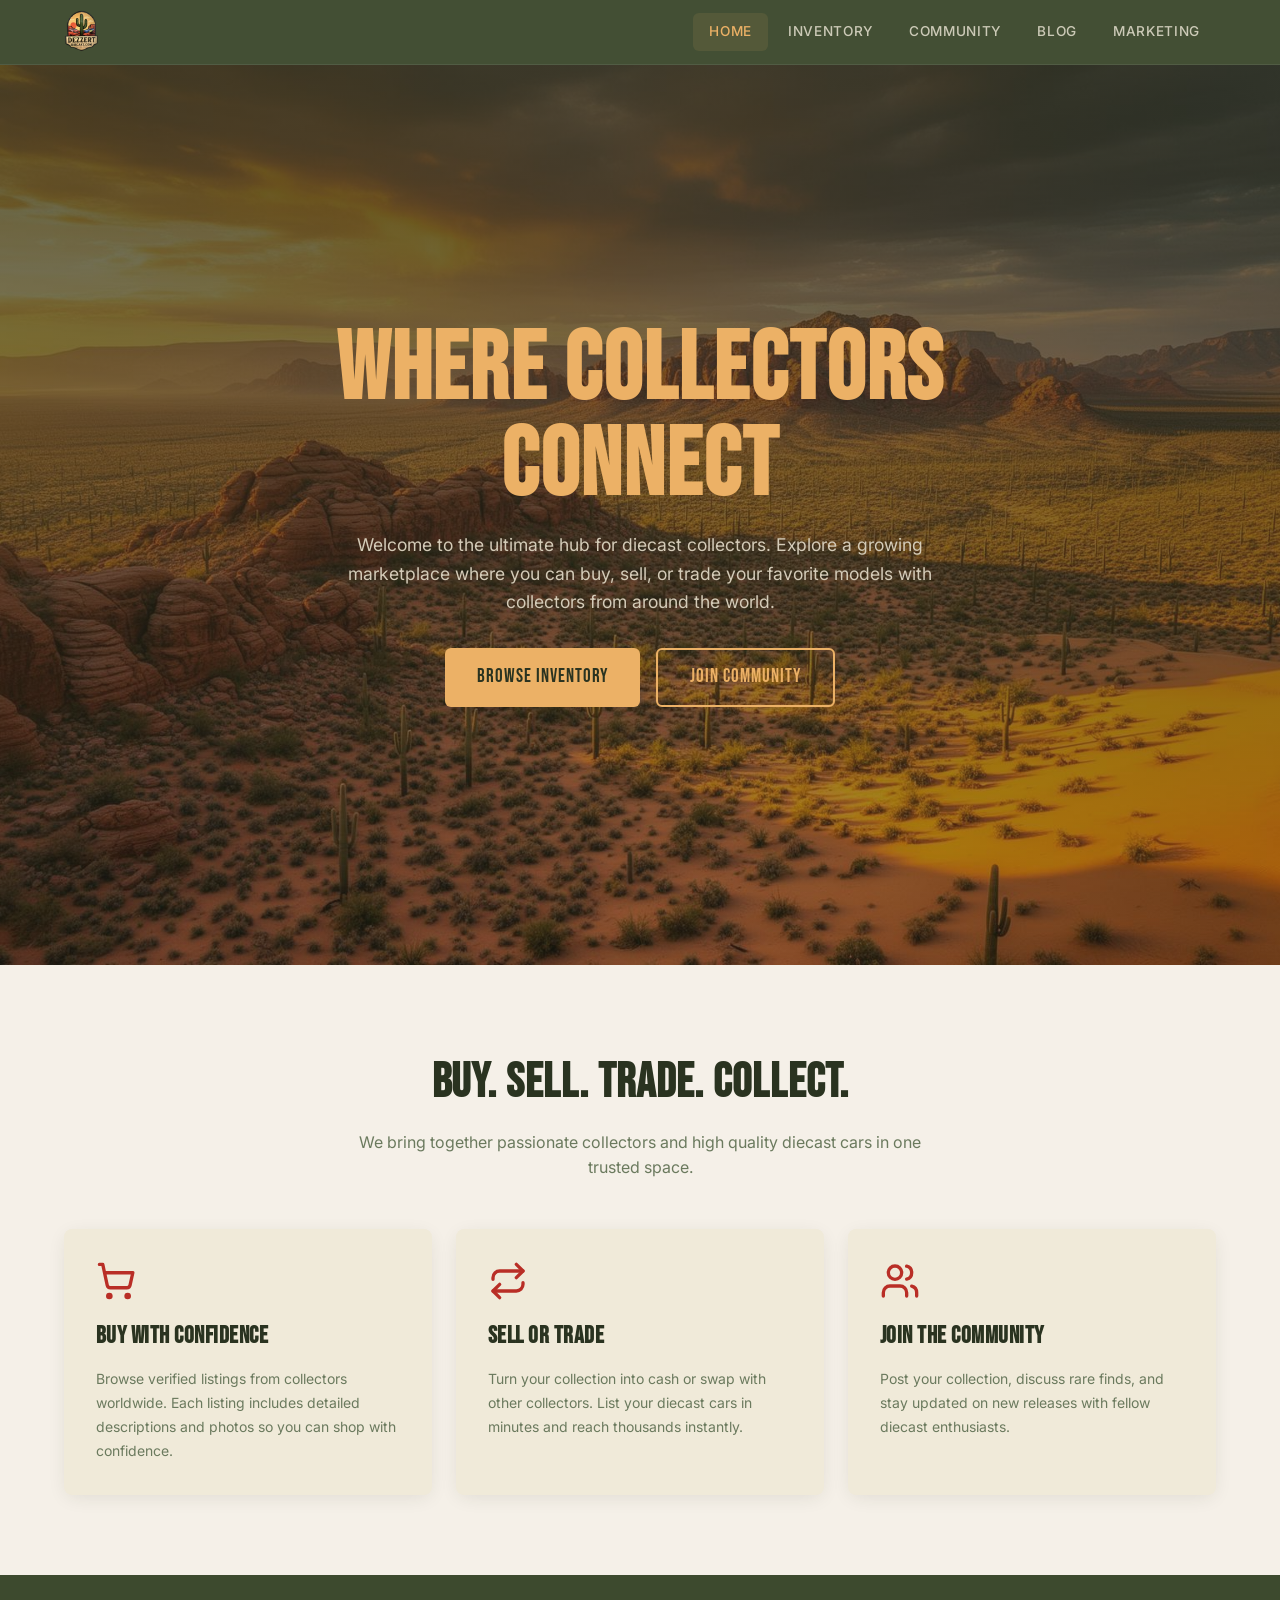
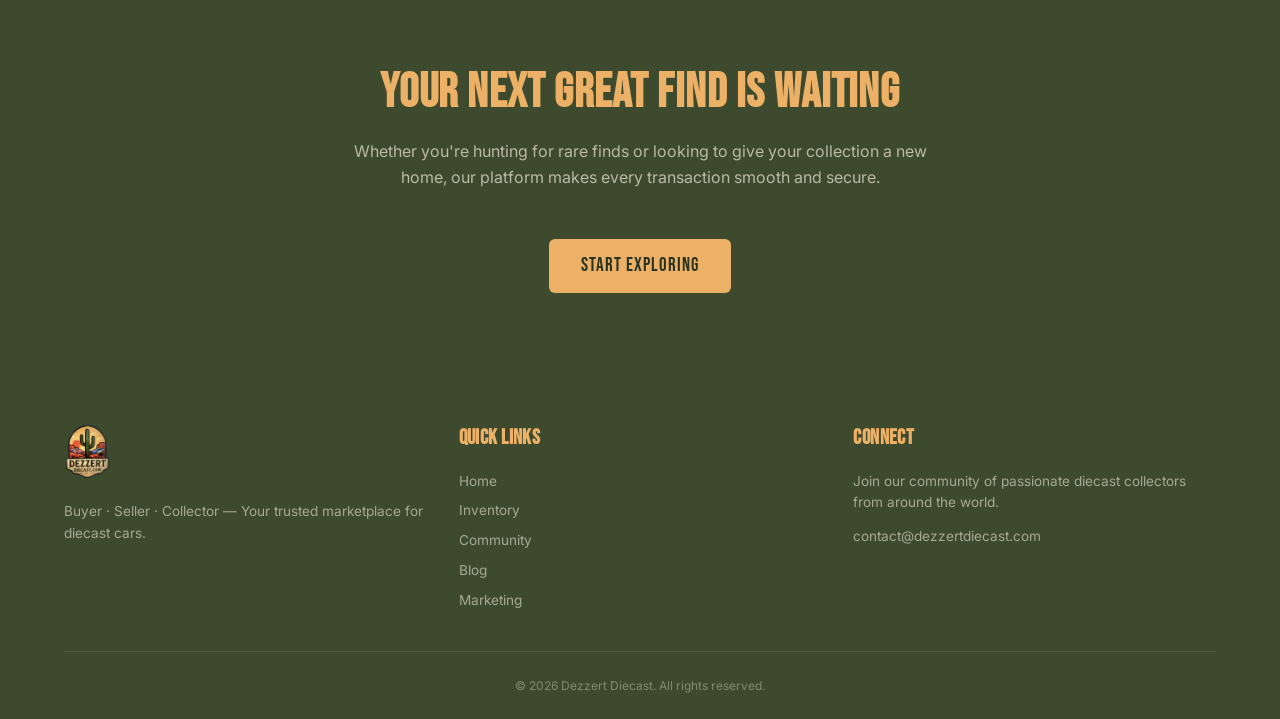
<file: index.html>
<!DOCTYPE html>
<html lang="en">
<head>
  <meta charset="UTF-8">
  <meta name="viewport" content="width=device-width, initial-scale=1.0">
  <title>Home — Dezzert Diecast</title>
  <meta name="description" content="The ultimate hub for diecast collectors. Buy, sell, or trade your favorite models with collectors from around the world.">
  <link rel="stylesheet" href="styles.css">
</head>
<body>
<div class="page-wrapper">
  <header class="header">
    <div class="container">
      <a href="index.html"><img src="assets/logo.png" alt="Dezzert Diecast" class="header-logo"></a>
      <nav class="nav-desktop">
          <a href="index.html" class="active">Home</a>
          <a href="inventory.html">Inventory</a>
          <a href="community.html">Community</a>
          <a href="blog.html">Blog</a>
          <a href="marketing.html">Marketing</a>
      </nav>
      <button class="mobile-toggle" aria-label="Toggle menu">☰</button>
    </div>
    <nav class="nav-mobile">
        <a href="index.html" class="active">Home</a>
        <a href="inventory.html">Inventory</a>
        <a href="community.html">Community</a>
        <a href="blog.html">Blog</a>
        <a href="marketing.html">Marketing</a>
    </nav>
  </header>

  <main>
    <!-- Hero -->
    <section class="hero">
      <img src="assets/hero-desert.jpg" alt="Desert landscape" class="hero-img">
      <div class="hero-overlay"></div>
      <div class="hero-content">
        <div class="reveal">
          <h1>Where Collectors Connect</h1>
        </div>
        <div class="reveal" data-delay="0.2">
          <p>Welcome to the ultimate hub for diecast collectors. Explore a growing marketplace where you can buy, sell, or trade your favorite models with collectors from around the world.</p>
        </div>
        <div class="reveal" data-delay="0.4">
          <div class="hero-btns">
            <a href="inventory.html" class="btn btn-primary">Browse Inventory</a>
            <a href="community.html" class="btn btn-outline">Join Community</a>
          </div>
        </div>
      </div>
    </section>

    <!-- Features -->
    <section class="section">
      <div class="container">
        <div class="reveal">
          <h2 class="section-title">Buy. Sell. Trade. Collect.</h2>
          <p class="section-subtitle">We bring together passionate collectors and high quality diecast cars in one trusted space.</p>
        </div>
        <div class="grid-3">
          <div class="reveal card" data-delay="0">
            <div class="card-icon"><svg xmlns="http://www.w3.org/2000/svg" width="40" height="40" viewBox="0 0 24 24" fill="none" stroke="currentColor" stroke-width="2" stroke-linecap="round" stroke-linejoin="round"><circle cx="8" cy="21" r="1"/><circle cx="19" cy="21" r="1"/><path d="M2.05 2.05h2l2.66 12.42a2 2 0 0 0 2 1.58h9.78a2 2 0 0 0 1.95-1.57l1.65-7.43H5.12"/></svg></div>
            <h3>Buy with Confidence</h3>
            <p>Browse verified listings from collectors worldwide. Each listing includes detailed descriptions and photos so you can shop with confidence.</p>
          </div>
          <div class="reveal card" data-delay="0.15">
            <div class="card-icon"><svg xmlns="http://www.w3.org/2000/svg" width="40" height="40" viewBox="0 0 24 24" fill="none" stroke="currentColor" stroke-width="2" stroke-linecap="round" stroke-linejoin="round"><path d="m17 2 4 4-4 4"/><path d="M3 11v-1a4 4 0 0 1 4-4h14"/><path d="m7 22-4-4 4-4"/><path d="M21 13v1a4 4 0 0 1-4 4H3"/></svg></div>
            <h3>Sell or Trade</h3>
            <p>Turn your collection into cash or swap with other collectors. List your diecast cars in minutes and reach thousands instantly.</p>
          </div>
          <div class="reveal card" data-delay="0.3">
            <div class="card-icon"><svg xmlns="http://www.w3.org/2000/svg" width="40" height="40" viewBox="0 0 24 24" fill="none" stroke="currentColor" stroke-width="2" stroke-linecap="round" stroke-linejoin="round"><path d="M16 21v-2a4 4 0 0 0-4-4H6a4 4 0 0 0-4 4v2"/><circle cx="9" cy="7" r="4"/><path d="M22 21v-2a4 4 0 0 0-3-3.87"/><path d="M16 3.13a4 4 0 0 1 0 7.75"/></svg></div>
            <h3>Join the Community</h3>
            <p>Post your collection, discuss rare finds, and stay updated on new releases with fellow diecast enthusiasts.</p>
          </div>
        </div>
      </div>
    </section>

    <!-- CTA -->
    <section class="section section-dark">
      <div class="container" style="text-align:center">
        <div class="reveal">
          <h2 class="section-title" style="color:var(--golden)">Your Next Great Find is Waiting</h2>
          <p class="section-subtitle">Whether you're hunting for rare finds or looking to give your collection a new home, our platform makes every transaction smooth and secure.</p>
          <a href="inventory.html" class="btn btn-primary">Start Exploring</a>
        </div>
      </div>
    </section>
  </main>

  <footer class="footer">
    <div class="container">
      <div class="footer-grid">
        <div>
          <img src="assets/logo.png" alt="Dezzert Diecast" class="footer-logo">
          <p>Buyer · Seller · Collector — Your trusted marketplace for diecast cars.</p>
        </div>
        <div>
          <h4>Quick Links</h4>
          <ul>
            <li><a href="index.html">Home</a></li>
            <li><a href="inventory.html">Inventory</a></li>
            <li><a href="community.html">Community</a></li>
            <li><a href="blog.html">Blog</a></li>
            <li><a href="marketing.html">Marketing</a></li>
          </ul>
        </div>
        <div>
          <h4>Connect</h4>
          <p>Join our community of passionate diecast collectors from around the world.</p>
          <p style="margin-top:0.75rem">contact@dezzertdiecast.com</p>
        </div>
      </div>
      <div class="footer-bottom">© 2026 Dezzert Diecast. All rights reserved.</div>
    </div>
  </footer>
</div>
<script src="script.js"></script>
</body>
</html>
</file>
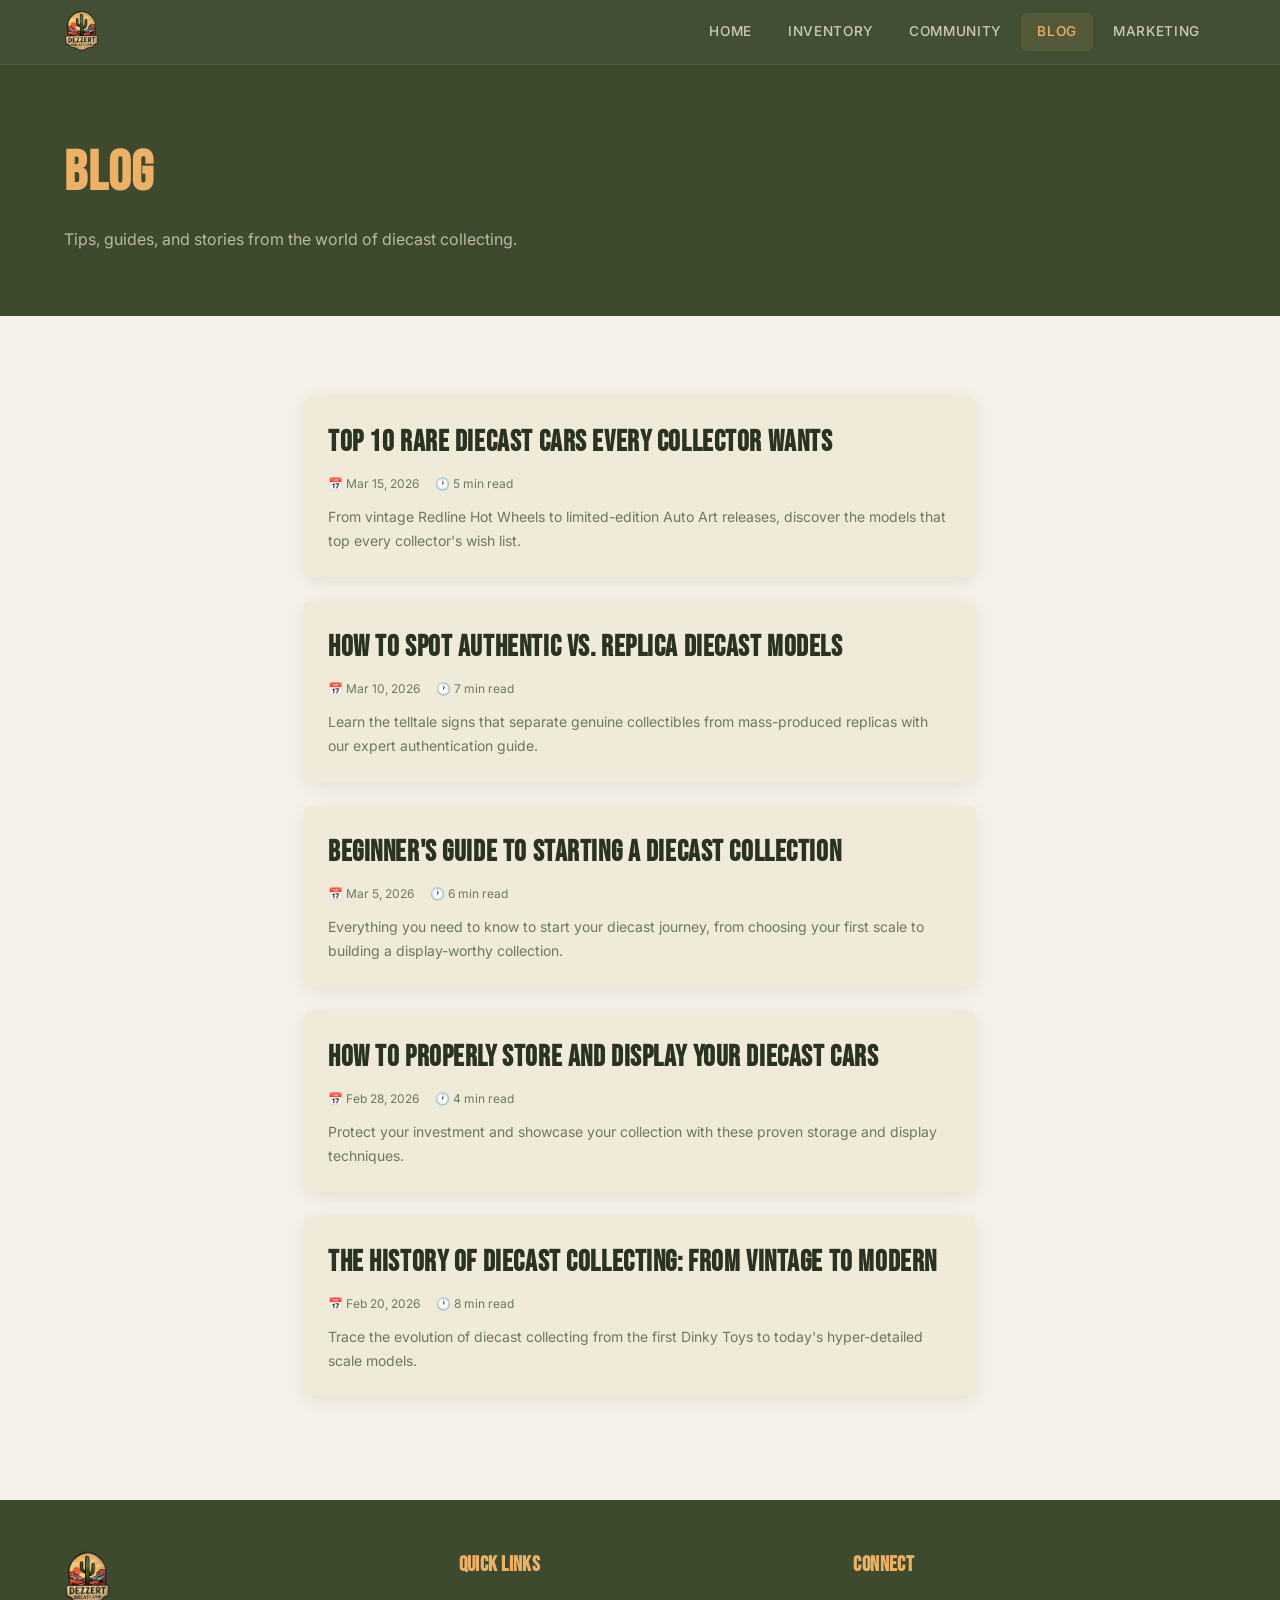
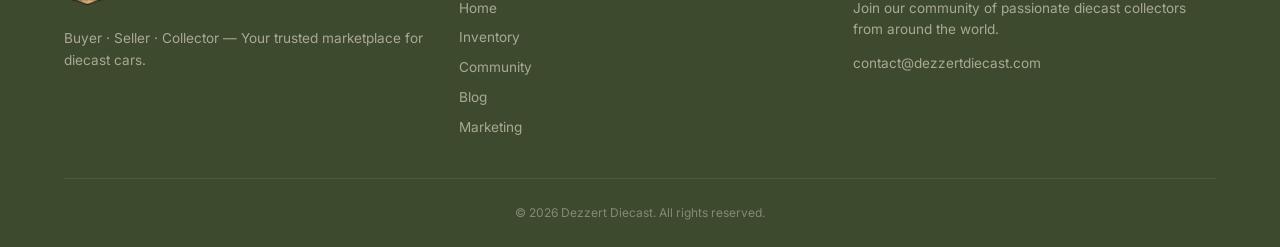
<file: blog.html>
<!DOCTYPE html>
<html lang="en">
<head>
  <meta charset="UTF-8">
  <meta name="viewport" content="width=device-width, initial-scale=1.0">
  <title>Blog — Dezzert Diecast</title>
  <meta name="description" content="The ultimate hub for diecast collectors. Buy, sell, or trade your favorite models with collectors from around the world.">
  <link rel="stylesheet" href="styles.css">
</head>
<body>
<div class="page-wrapper">
  <header class="header">
    <div class="container">
      <a href="index.html"><img src="assets/logo.png" alt="Dezzert Diecast" class="header-logo"></a>
      <nav class="nav-desktop">
          <a href="index.html">Home</a>
          <a href="inventory.html">Inventory</a>
          <a href="community.html">Community</a>
          <a href="blog.html" class="active">Blog</a>
          <a href="marketing.html">Marketing</a>
      </nav>
      <button class="mobile-toggle" aria-label="Toggle menu">☰</button>
    </div>
    <nav class="nav-mobile">
        <a href="index.html">Home</a>
        <a href="inventory.html">Inventory</a>
        <a href="community.html">Community</a>
        <a href="blog.html" class="active">Blog</a>
        <a href="marketing.html">Marketing</a>
    </nav>
  </header>

  <main>
    <section class="page-banner">
      <div class="container">
        <div class="reveal">
          <h1>Blog</h1>
          <p>Tips, guides, and stories from the world of diecast collecting.</p>
        </div>
      </div>
    </section>

    <section class="section">
      <div class="container" style="max-width:720px">
        <article class="reveal blog-article" data-delay="0.0">
          <h2>Top 10 Rare Diecast Cars Every Collector Wants</h2>
          <div class="blog-meta">
            <span>📅 Mar 15, 2026</span>
            <span>🕐 5 min read</span>
          </div>
          <p>From vintage Redline Hot Wheels to limited-edition Auto Art releases, discover the models that top every collector's wish list.</p>
        </article>
        <article class="reveal blog-article" data-delay="0.1">
          <h2>How to Spot Authentic vs. Replica Diecast Models</h2>
          <div class="blog-meta">
            <span>📅 Mar 10, 2026</span>
            <span>🕐 7 min read</span>
          </div>
          <p>Learn the telltale signs that separate genuine collectibles from mass-produced replicas with our expert authentication guide.</p>
        </article>
        <article class="reveal blog-article" data-delay="0.2">
          <h2>Beginner's Guide to Starting a Diecast Collection</h2>
          <div class="blog-meta">
            <span>📅 Mar 5, 2026</span>
            <span>🕐 6 min read</span>
          </div>
          <p>Everything you need to know to start your diecast journey, from choosing your first scale to building a display-worthy collection.</p>
        </article>
        <article class="reveal blog-article" data-delay="0.30000000000000004">
          <h2>How to Properly Store and Display Your Diecast Cars</h2>
          <div class="blog-meta">
            <span>📅 Feb 28, 2026</span>
            <span>🕐 4 min read</span>
          </div>
          <p>Protect your investment and showcase your collection with these proven storage and display techniques.</p>
        </article>
        <article class="reveal blog-article" data-delay="0.4">
          <h2>The History of Diecast Collecting: From Vintage to Modern</h2>
          <div class="blog-meta">
            <span>📅 Feb 20, 2026</span>
            <span>🕐 8 min read</span>
          </div>
          <p>Trace the evolution of diecast collecting from the first Dinky Toys to today's hyper-detailed scale models.</p>
        </article>
      </div>
    </section>
  </main>

  <footer class="footer">
    <div class="container">
      <div class="footer-grid">
        <div>
          <img src="assets/logo.png" alt="Dezzert Diecast" class="footer-logo">
          <p>Buyer · Seller · Collector — Your trusted marketplace for diecast cars.</p>
        </div>
        <div>
          <h4>Quick Links</h4>
          <ul>
            <li><a href="index.html">Home</a></li>
            <li><a href="inventory.html">Inventory</a></li>
            <li><a href="community.html">Community</a></li>
            <li><a href="blog.html">Blog</a></li>
            <li><a href="marketing.html">Marketing</a></li>
          </ul>
        </div>
        <div>
          <h4>Connect</h4>
          <p>Join our community of passionate diecast collectors from around the world.</p>
          <p style="margin-top:0.75rem">contact@dezzertdiecast.com</p>
        </div>
      </div>
      <div class="footer-bottom">© 2026 Dezzert Diecast. All rights reserved.</div>
    </div>
  </footer>
</div>
<script src="script.js"></script>
</body>
</html>
</file>
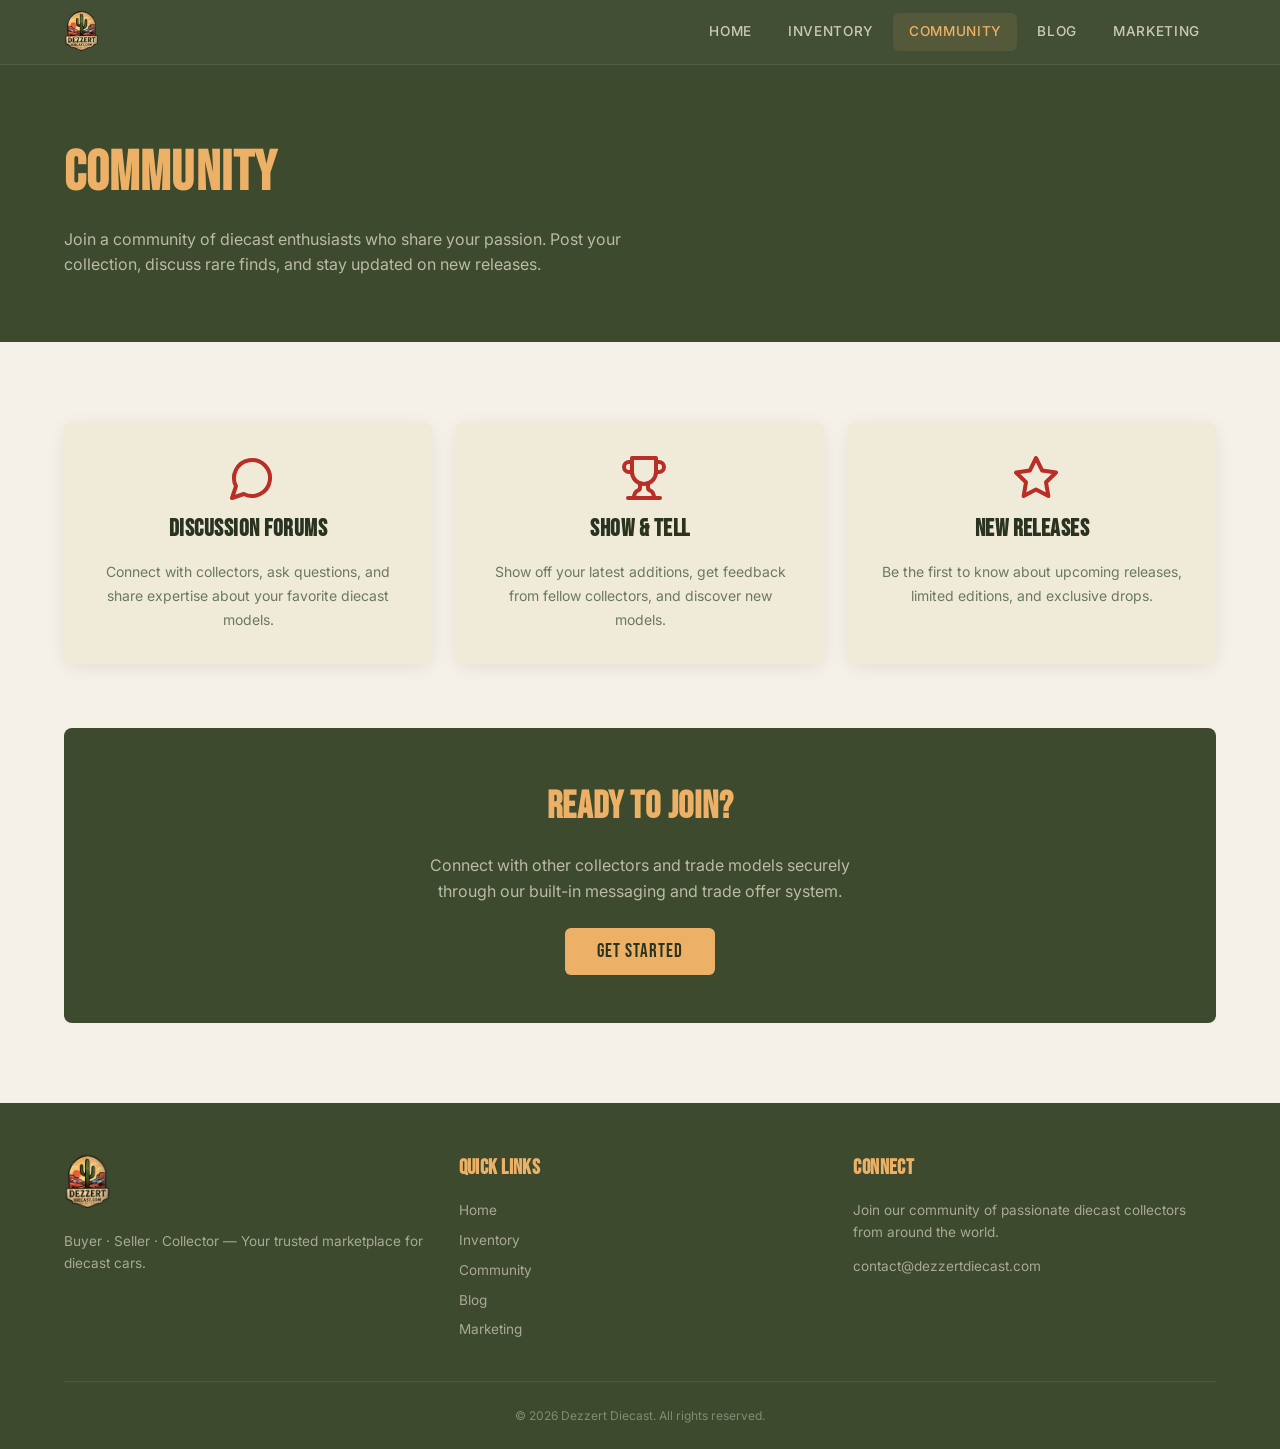
<file: community.html>
<!DOCTYPE html>
<html lang="en">
<head>
  <meta charset="UTF-8">
  <meta name="viewport" content="width=device-width, initial-scale=1.0">
  <title>Community — Dezzert Diecast</title>
  <meta name="description" content="The ultimate hub for diecast collectors. Buy, sell, or trade your favorite models with collectors from around the world.">
  <link rel="stylesheet" href="styles.css">
</head>
<body>
<div class="page-wrapper">
  <header class="header">
    <div class="container">
      <a href="index.html"><img src="assets/logo.png" alt="Dezzert Diecast" class="header-logo"></a>
      <nav class="nav-desktop">
          <a href="index.html">Home</a>
          <a href="inventory.html">Inventory</a>
          <a href="community.html" class="active">Community</a>
          <a href="blog.html">Blog</a>
          <a href="marketing.html">Marketing</a>
      </nav>
      <button class="mobile-toggle" aria-label="Toggle menu">☰</button>
    </div>
    <nav class="nav-mobile">
        <a href="index.html">Home</a>
        <a href="inventory.html">Inventory</a>
        <a href="community.html" class="active">Community</a>
        <a href="blog.html">Blog</a>
        <a href="marketing.html">Marketing</a>
    </nav>
  </header>

  <main>
    <section class="page-banner">
      <div class="container">
        <div class="reveal">
          <h1>Community</h1>
          <p>Join a community of diecast enthusiasts who share your passion. Post your collection, discuss rare finds, and stay updated on new releases.</p>
        </div>
      </div>
    </section>

    <section class="section">
      <div class="container">
        <div class="grid-3" style="margin-bottom:4rem">
          <div class="reveal card card-center" data-delay="0">
            <div class="card-icon"><svg xmlns="http://www.w3.org/2000/svg" width="48" height="48" viewBox="0 0 24 24" fill="none" stroke="currentColor" stroke-width="2" stroke-linecap="round" stroke-linejoin="round"><path d="M7.9 20A9 9 0 1 0 4 16.1L2 22Z"/></svg></div>
            <h3>Discussion Forums</h3>
            <p>Connect with collectors, ask questions, and share expertise about your favorite diecast models.</p>
          </div>
          <div class="reveal card card-center" data-delay="0.15">
            <div class="card-icon"><svg xmlns="http://www.w3.org/2000/svg" width="48" height="48" viewBox="0 0 24 24" fill="none" stroke="currentColor" stroke-width="2" stroke-linecap="round" stroke-linejoin="round"><path d="M6 9H4.5a2.5 2.5 0 0 1 0-5H6"/><path d="M18 9h1.5a2.5 2.5 0 0 0 0-5H18"/><path d="M4 22h16"/><path d="M10 14.66V17c0 .55-.47.98-.97 1.21C7.85 18.75 7 20.24 7 22"/><path d="M14 14.66V17c0 .55.47.98.97 1.21C16.15 18.75 17 20.24 17 22"/><path d="M18 2H6v7a6 6 0 0 0 12 0V2Z"/></svg></div>
            <h3>Show &amp; Tell</h3>
            <p>Show off your latest additions, get feedback from fellow collectors, and discover new models.</p>
          </div>
          <div class="reveal card card-center" data-delay="0.3">
            <div class="card-icon"><svg xmlns="http://www.w3.org/2000/svg" width="48" height="48" viewBox="0 0 24 24" fill="none" stroke="currentColor" stroke-width="2" stroke-linecap="round" stroke-linejoin="round"><polygon points="12 2 15.09 8.26 22 9.27 17 14.14 18.18 21.02 12 17.77 5.82 21.02 7 14.14 2 9.27 8.91 8.26 12 2"/></svg></div>
            <h3>New Releases</h3>
            <p>Be the first to know about upcoming releases, limited editions, and exclusive drops.</p>
          </div>
        </div>

        <div class="reveal cta-box">
          <h2>Ready to Join?</h2>
          <p>Connect with other collectors and trade models securely through our built-in messaging and trade offer system.</p>
          <button class="btn btn-primary">Get Started</button>
        </div>
      </div>
    </section>
  </main>

  <footer class="footer">
    <div class="container">
      <div class="footer-grid">
        <div>
          <img src="assets/logo.png" alt="Dezzert Diecast" class="footer-logo">
          <p>Buyer · Seller · Collector — Your trusted marketplace for diecast cars.</p>
        </div>
        <div>
          <h4>Quick Links</h4>
          <ul>
            <li><a href="index.html">Home</a></li>
            <li><a href="inventory.html">Inventory</a></li>
            <li><a href="community.html">Community</a></li>
            <li><a href="blog.html">Blog</a></li>
            <li><a href="marketing.html">Marketing</a></li>
          </ul>
        </div>
        <div>
          <h4>Connect</h4>
          <p>Join our community of passionate diecast collectors from around the world.</p>
          <p style="margin-top:0.75rem">contact@dezzertdiecast.com</p>
        </div>
      </div>
      <div class="footer-bottom">© 2026 Dezzert Diecast. All rights reserved.</div>
    </div>
  </footer>
</div>
<script src="script.js"></script>
</body>
</html>
</file>
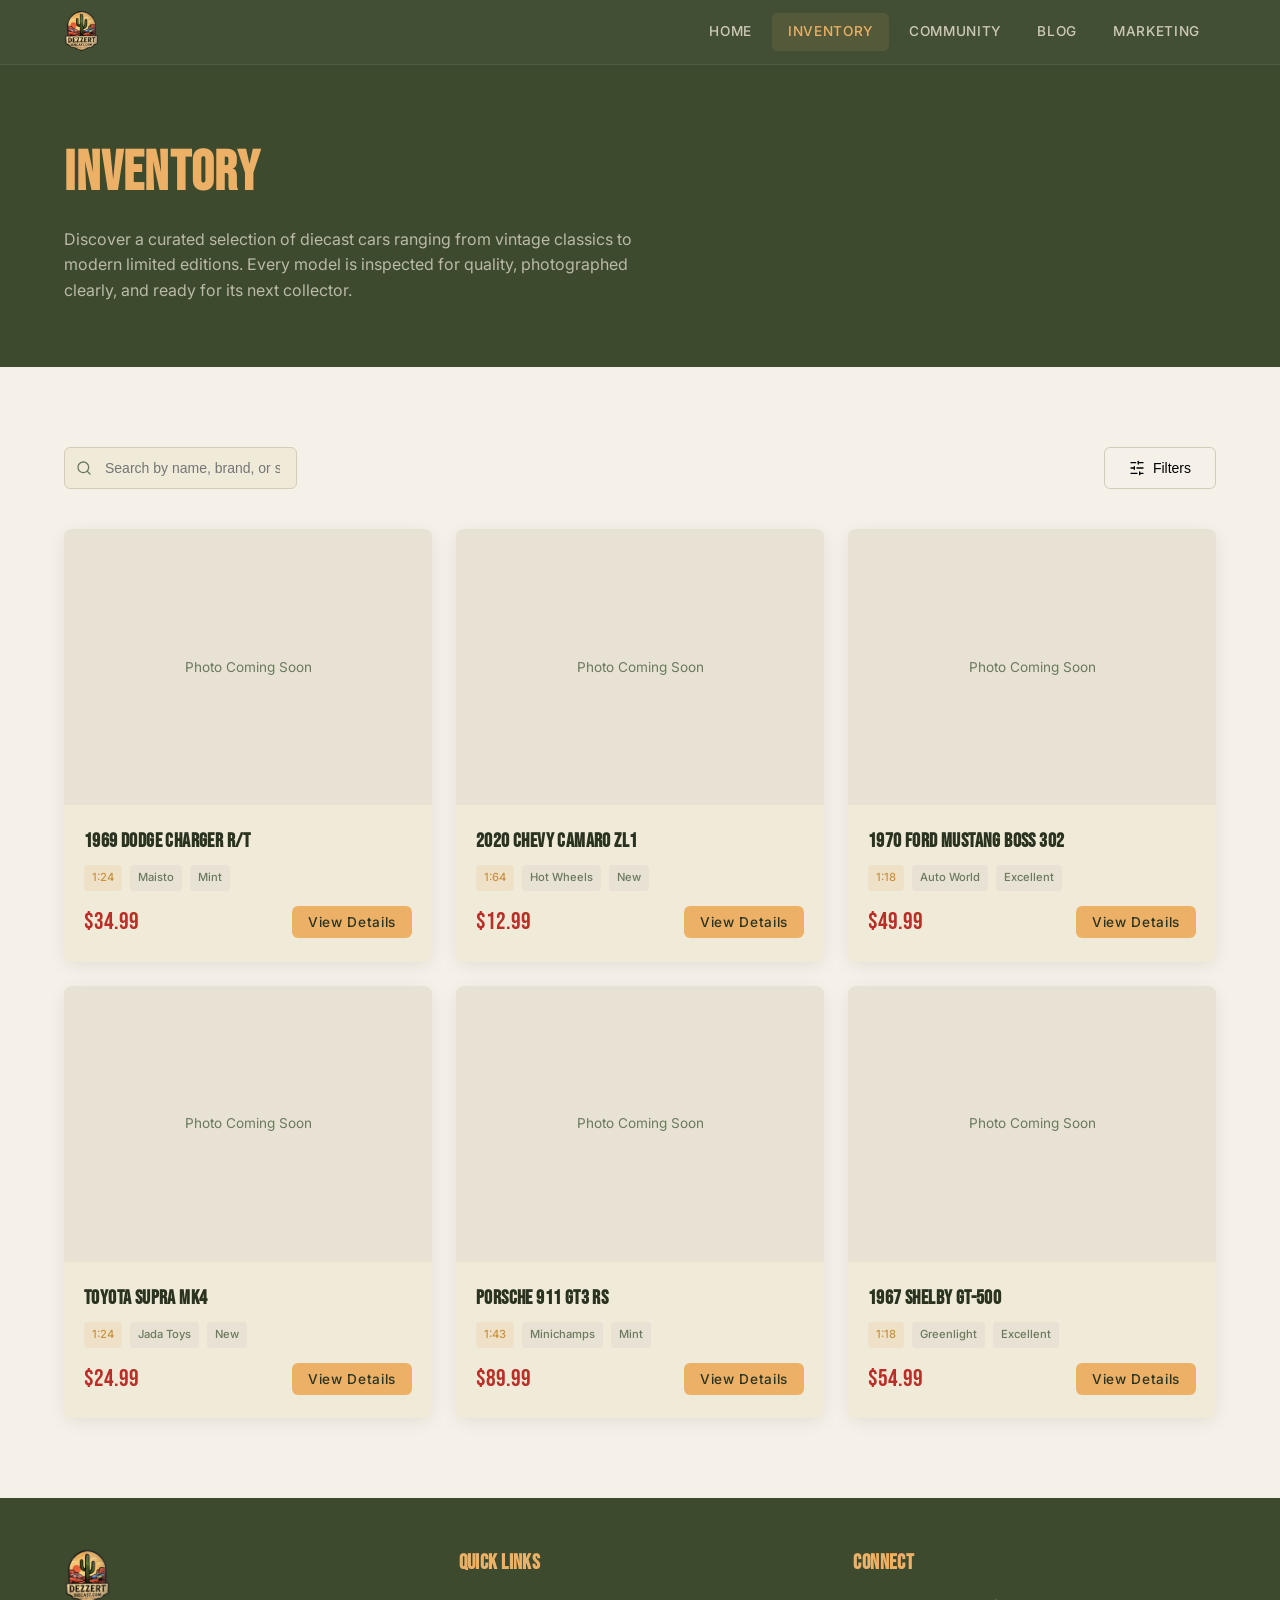
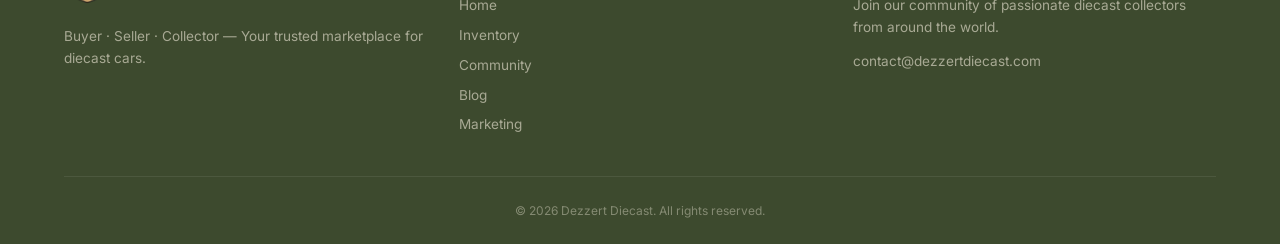
<file: inventory.html>
<!DOCTYPE html>
<html lang="en">
<head>
  <meta charset="UTF-8">
  <meta name="viewport" content="width=device-width, initial-scale=1.0">
  <title>Inventory — Dezzert Diecast</title>
  <meta name="description" content="The ultimate hub for diecast collectors. Buy, sell, or trade your favorite models with collectors from around the world.">
  <link rel="stylesheet" href="styles.css">
</head>
<body>
<div class="page-wrapper">
  <header class="header">
    <div class="container">
      <a href="index.html"><img src="assets/logo.png" alt="Dezzert Diecast" class="header-logo"></a>
      <nav class="nav-desktop">
          <a href="index.html">Home</a>
          <a href="inventory.html" class="active">Inventory</a>
          <a href="community.html">Community</a>
          <a href="blog.html">Blog</a>
          <a href="marketing.html">Marketing</a>
      </nav>
      <button class="mobile-toggle" aria-label="Toggle menu">☰</button>
    </div>
    <nav class="nav-mobile">
        <a href="index.html">Home</a>
        <a href="inventory.html" class="active">Inventory</a>
        <a href="community.html">Community</a>
        <a href="blog.html">Blog</a>
        <a href="marketing.html">Marketing</a>
    </nav>
  </header>

  <main>
    <section class="page-banner">
      <div class="container">
        <div class="reveal">
          <h1>Inventory</h1>
          <p>Discover a curated selection of diecast cars ranging from vintage classics to modern limited editions. Every model is inspected for quality, photographed clearly, and ready for its next collector.</p>
        </div>
      </div>
    </section>

    <section class="section">
      <div class="container">
        <div class="reveal search-bar">
          <div class="search-wrapper">
            <svg xmlns="http://www.w3.org/2000/svg" width="16" height="16" viewBox="0 0 24 24" fill="none" stroke="currentColor" stroke-width="2" stroke-linecap="round" stroke-linejoin="round"><circle cx="11" cy="11" r="8"/><path d="m21 21-4.3-4.3"/></svg>
            <input type="text" class="search-input" placeholder="Search by name, brand, or scale...">
          </div>
          <button class="filter-btn"><svg xmlns="http://www.w3.org/2000/svg" width="16" height="16" viewBox="0 0 24 24" fill="none" stroke="currentColor" stroke-width="2" stroke-linecap="round" stroke-linejoin="round"><line x1="21" x2="14" y1="4" y2="4"/><line x1="10" x2="3" y1="4" y2="4"/><line x1="21" x2="12" y1="12" y2="12"/><line x1="8" x2="3" y1="12" y2="12"/><line x1="21" x2="16" y1="20" y2="20"/><line x1="12" x2="3" y1="20" y2="20"/><line x1="14" x2="14" y1="2" y2="6"/><line x1="8" x2="8" y1="10" y2="14"/><line x1="16" x2="16" y1="18" y2="22"/></svg> Filters</button>
        </div>
        <div class="grid-3">
          <div class="reveal product-card" data-delay="0.0">
            <div class="product-img">Photo Coming Soon</div>
            <div class="product-body">
              <h3>1969 Dodge Charger R/T</h3>
              <div class="product-tags">
                <span class="tag tag-gold">1:24</span>
                <span class="tag tag-muted">Maisto</span>
                <span class="tag tag-muted">Mint</span>
              </div>
              <div class="product-footer">
                <span class="product-price">$34.99</span>
                <button class="btn btn-primary btn-sm">View Details</button>
              </div>
            </div>
          </div>
          <div class="reveal product-card" data-delay="0.1">
            <div class="product-img">Photo Coming Soon</div>
            <div class="product-body">
              <h3>2020 Chevy Camaro ZL1</h3>
              <div class="product-tags">
                <span class="tag tag-gold">1:64</span>
                <span class="tag tag-muted">Hot Wheels</span>
                <span class="tag tag-muted">New</span>
              </div>
              <div class="product-footer">
                <span class="product-price">$12.99</span>
                <button class="btn btn-primary btn-sm">View Details</button>
              </div>
            </div>
          </div>
          <div class="reveal product-card" data-delay="0.2">
            <div class="product-img">Photo Coming Soon</div>
            <div class="product-body">
              <h3>1970 Ford Mustang Boss 302</h3>
              <div class="product-tags">
                <span class="tag tag-gold">1:18</span>
                <span class="tag tag-muted">Auto World</span>
                <span class="tag tag-muted">Excellent</span>
              </div>
              <div class="product-footer">
                <span class="product-price">$49.99</span>
                <button class="btn btn-primary btn-sm">View Details</button>
              </div>
            </div>
          </div>
          <div class="reveal product-card" data-delay="0.30000000000000004">
            <div class="product-img">Photo Coming Soon</div>
            <div class="product-body">
              <h3>Toyota Supra MK4</h3>
              <div class="product-tags">
                <span class="tag tag-gold">1:24</span>
                <span class="tag tag-muted">Jada Toys</span>
                <span class="tag tag-muted">New</span>
              </div>
              <div class="product-footer">
                <span class="product-price">$24.99</span>
                <button class="btn btn-primary btn-sm">View Details</button>
              </div>
            </div>
          </div>
          <div class="reveal product-card" data-delay="0.4">
            <div class="product-img">Photo Coming Soon</div>
            <div class="product-body">
              <h3>Porsche 911 GT3 RS</h3>
              <div class="product-tags">
                <span class="tag tag-gold">1:43</span>
                <span class="tag tag-muted">Minichamps</span>
                <span class="tag tag-muted">Mint</span>
              </div>
              <div class="product-footer">
                <span class="product-price">$89.99</span>
                <button class="btn btn-primary btn-sm">View Details</button>
              </div>
            </div>
          </div>
          <div class="reveal product-card" data-delay="0.5">
            <div class="product-img">Photo Coming Soon</div>
            <div class="product-body">
              <h3>1967 Shelby GT-500</h3>
              <div class="product-tags">
                <span class="tag tag-gold">1:18</span>
                <span class="tag tag-muted">Greenlight</span>
                <span class="tag tag-muted">Excellent</span>
              </div>
              <div class="product-footer">
                <span class="product-price">$54.99</span>
                <button class="btn btn-primary btn-sm">View Details</button>
              </div>
            </div>
          </div>
        </div>
      </div>
    </section>
  </main>

  <footer class="footer">
    <div class="container">
      <div class="footer-grid">
        <div>
          <img src="assets/logo.png" alt="Dezzert Diecast" class="footer-logo">
          <p>Buyer · Seller · Collector — Your trusted marketplace for diecast cars.</p>
        </div>
        <div>
          <h4>Quick Links</h4>
          <ul>
            <li><a href="index.html">Home</a></li>
            <li><a href="inventory.html">Inventory</a></li>
            <li><a href="community.html">Community</a></li>
            <li><a href="blog.html">Blog</a></li>
            <li><a href="marketing.html">Marketing</a></li>
          </ul>
        </div>
        <div>
          <h4>Connect</h4>
          <p>Join our community of passionate diecast collectors from around the world.</p>
          <p style="margin-top:0.75rem">contact@dezzertdiecast.com</p>
        </div>
      </div>
      <div class="footer-bottom">© 2026 Dezzert Diecast. All rights reserved.</div>
    </div>
  </footer>
</div>
<script src="script.js"></script>
</body>
</html>
</file>
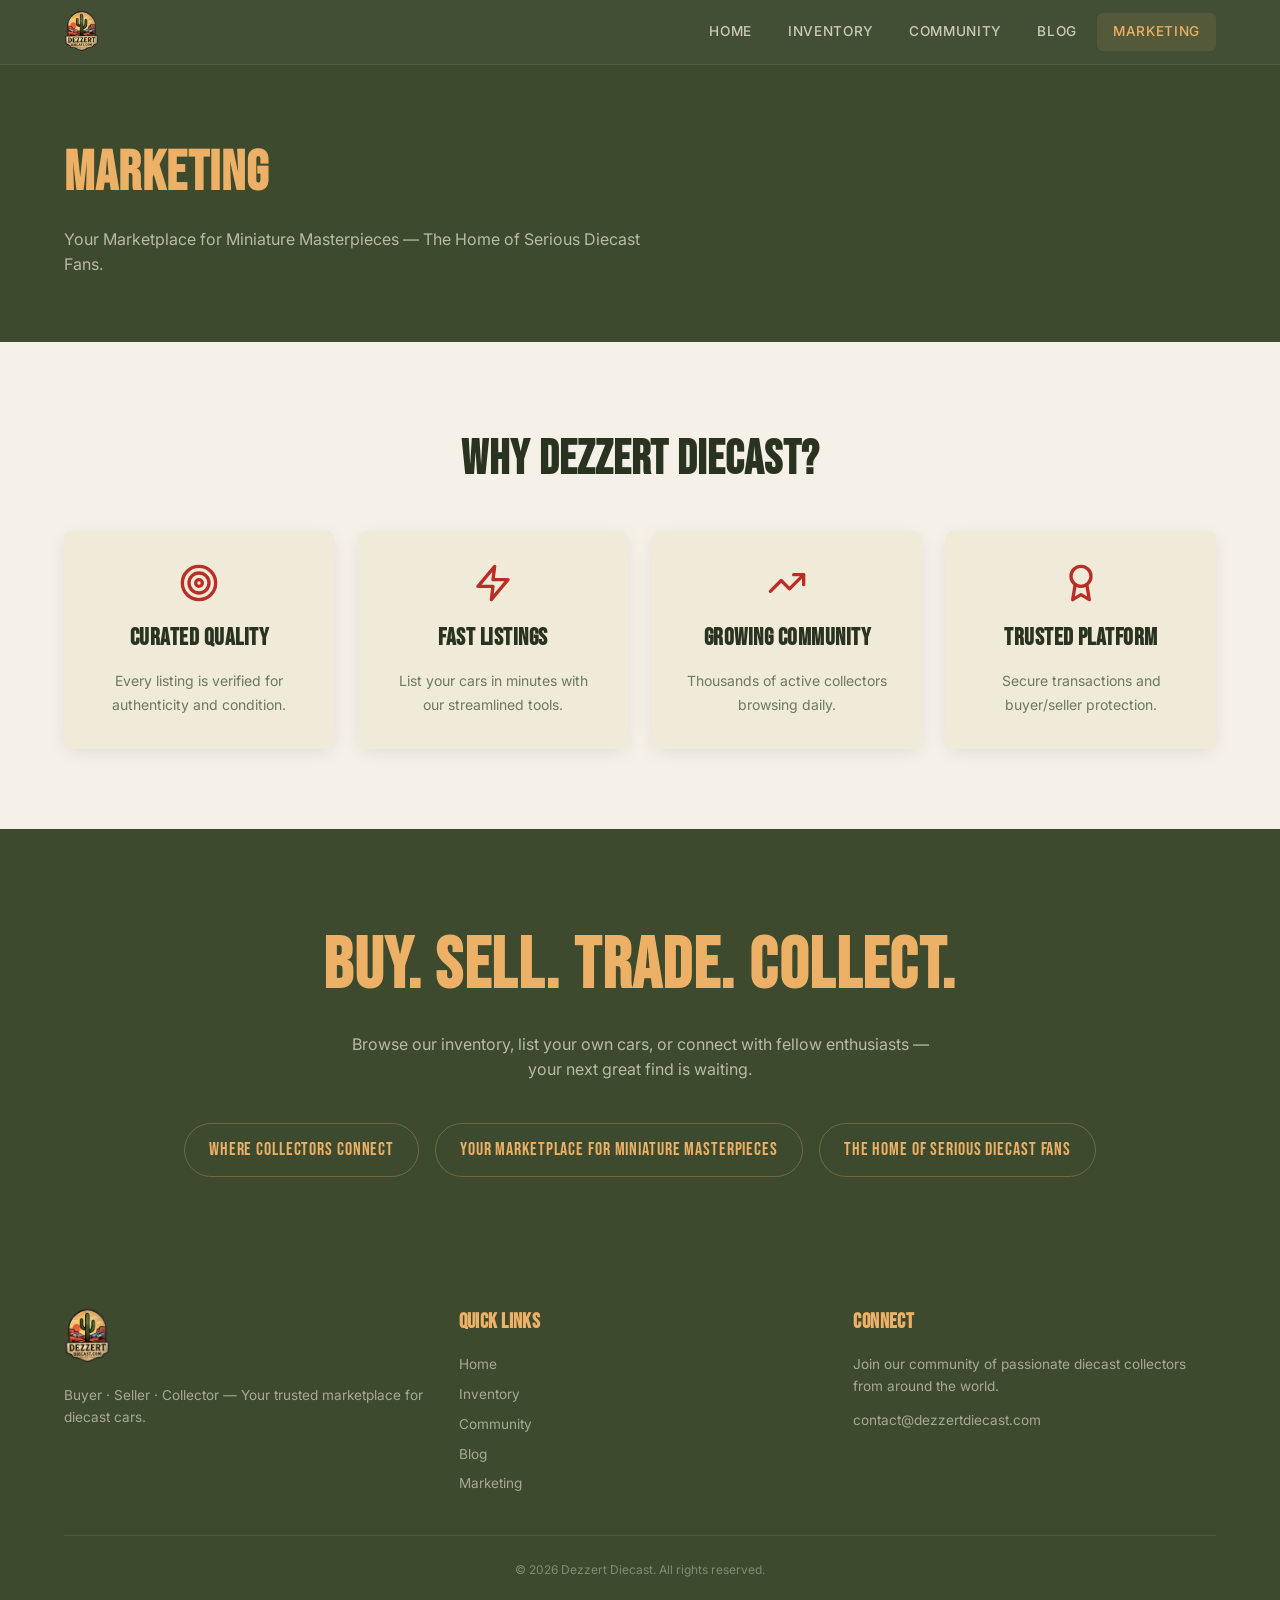
<file: marketing.html>
<!DOCTYPE html>
<html lang="en">
<head>
  <meta charset="UTF-8">
  <meta name="viewport" content="width=device-width, initial-scale=1.0">
  <title>Marketing — Dezzert Diecast</title>
  <meta name="description" content="The ultimate hub for diecast collectors. Buy, sell, or trade your favorite models with collectors from around the world.">
  <link rel="stylesheet" href="styles.css">
</head>
<body>
<div class="page-wrapper">
  <header class="header">
    <div class="container">
      <a href="index.html"><img src="assets/logo.png" alt="Dezzert Diecast" class="header-logo"></a>
      <nav class="nav-desktop">
          <a href="index.html">Home</a>
          <a href="inventory.html">Inventory</a>
          <a href="community.html">Community</a>
          <a href="blog.html">Blog</a>
          <a href="marketing.html" class="active">Marketing</a>
      </nav>
      <button class="mobile-toggle" aria-label="Toggle menu">☰</button>
    </div>
    <nav class="nav-mobile">
        <a href="index.html">Home</a>
        <a href="inventory.html">Inventory</a>
        <a href="community.html">Community</a>
        <a href="blog.html">Blog</a>
        <a href="marketing.html" class="active">Marketing</a>
    </nav>
  </header>

  <main>
    <section class="page-banner">
      <div class="container">
        <div class="reveal">
          <h1>Marketing</h1>
          <p>Your Marketplace for Miniature Masterpieces — The Home of Serious Diecast Fans.</p>
        </div>
      </div>
    </section>

    <section class="section">
      <div class="container">
        <div class="reveal">
          <h2 class="section-title">Why Dezzert Diecast?</h2>
        </div>
        <div class="grid-4" style="margin-top:2rem">
          <div class="reveal card card-center" data-delay="0">
            <div class="card-icon"><svg xmlns="http://www.w3.org/2000/svg" width="40" height="40" viewBox="0 0 24 24" fill="none" stroke="currentColor" stroke-width="2" stroke-linecap="round" stroke-linejoin="round"><circle cx="12" cy="12" r="10"/><circle cx="12" cy="12" r="6"/><circle cx="12" cy="12" r="2"/></svg></div>
            <h3>Curated Quality</h3>
            <p>Every listing is verified for authenticity and condition.</p>
          </div>
          <div class="reveal card card-center" data-delay="0.1">
            <div class="card-icon"><svg xmlns="http://www.w3.org/2000/svg" width="40" height="40" viewBox="0 0 24 24" fill="none" stroke="currentColor" stroke-width="2" stroke-linecap="round" stroke-linejoin="round"><polygon points="13 2 3 14 12 14 11 22 21 10 12 10 13 2"/></svg></div>
            <h3>Fast Listings</h3>
            <p>List your cars in minutes with our streamlined tools.</p>
          </div>
          <div class="reveal card card-center" data-delay="0.2">
            <div class="card-icon"><svg xmlns="http://www.w3.org/2000/svg" width="40" height="40" viewBox="0 0 24 24" fill="none" stroke="currentColor" stroke-width="2" stroke-linecap="round" stroke-linejoin="round"><polyline points="22 7 13.5 15.5 8.5 10.5 2 17"/><polyline points="16 7 22 7 22 13"/></svg></div>
            <h3>Growing Community</h3>
            <p>Thousands of active collectors browsing daily.</p>
          </div>
          <div class="reveal card card-center" data-delay="0.3">
            <div class="card-icon"><svg xmlns="http://www.w3.org/2000/svg" width="40" height="40" viewBox="0 0 24 24" fill="none" stroke="currentColor" stroke-width="2" stroke-linecap="round" stroke-linejoin="round"><circle cx="12" cy="8" r="6"/><path d="M15.477 12.89 17 22l-5-3-5 3 1.523-9.11"/></svg></div>
            <h3>Trusted Platform</h3>
            <p>Secure transactions and buyer/seller protection.</p>
          </div>
        </div>
      </div>
    </section>

    <section class="section section-dark">
      <div class="container" style="text-align:center">
        <div class="reveal">
          <h2 class="section-title" style="color:var(--golden);font-size:clamp(2.5rem,6vw,4.5rem)">Buy. Sell. Trade. Collect.</h2>
          <p class="section-subtitle" style="margin-bottom:2.5rem">Browse our inventory, list your own cars, or connect with fellow enthusiasts — your next great find is waiting.</p>
          <div class="tagline-wrap">
            <span class="tagline">Where Collectors Connect</span>
            <span class="tagline">Your Marketplace for Miniature Masterpieces</span>
            <span class="tagline">The Home of Serious Diecast Fans</span>
          </div>
        </div>
      </div>
    </section>
  </main>

  <footer class="footer">
    <div class="container">
      <div class="footer-grid">
        <div>
          <img src="assets/logo.png" alt="Dezzert Diecast" class="footer-logo">
          <p>Buyer · Seller · Collector — Your trusted marketplace for diecast cars.</p>
        </div>
        <div>
          <h4>Quick Links</h4>
          <ul>
            <li><a href="index.html">Home</a></li>
            <li><a href="inventory.html">Inventory</a></li>
            <li><a href="community.html">Community</a></li>
            <li><a href="blog.html">Blog</a></li>
            <li><a href="marketing.html">Marketing</a></li>
          </ul>
        </div>
        <div>
          <h4>Connect</h4>
          <p>Join our community of passionate diecast collectors from around the world.</p>
          <p style="margin-top:0.75rem">contact@dezzertdiecast.com</p>
        </div>
      </div>
      <div class="footer-bottom">© 2026 Dezzert Diecast. All rights reserved.</div>
    </div>
  </footer>
</div>
<script src="script.js"></script>
</body>
</html>
</file>
<file: styles.css>
@import url('https://fonts.googleapis.com/css2?family=Bebas+Neue&family=Inter:wght@300;400;500;600;700&display=swap');

:root {
  --golden: #ECB166;
  --golden-dark: #c9923e;
  --moss: #3D4A2E;
  --moss-light: #4d5e3a;
  --moss-dark: #2a3320;
  --rust: #B92E26;
  --bg: #f5f0e8;
  --bg-card: #f0ead9;
  --text: #2a3320;
  --text-muted: #6b7a5e;
  --border: #d4cbb8;
  --white: #faf8f4;
}

*, *::before, *::after { box-sizing: border-box; margin: 0; padding: 0; }

body {
  font-family: 'Inter', sans-serif;
  background: var(--bg);
  color: var(--text);
  line-height: 1.6;
}

h1, h2, h3, h4, h5, h6 {
  font-family: 'Bebas Neue', sans-serif;
  letter-spacing: 0.02em;
}

a { text-decoration: none; color: inherit; }
img { max-width: 100%; display: block; }
ul { list-style: none; }

/* Layout */
.container { max-width: 1200px; margin: 0 auto; padding: 0 1.5rem; }
.page-wrapper { min-height: 100vh; display: flex; flex-direction: column; }
main { flex: 1; }

/* Header */
.header {
  position: sticky; top: 0; z-index: 50;
  background: rgba(61, 74, 46, 0.97);
  backdrop-filter: blur(12px);
  border-bottom: 1px solid rgba(255,255,255,0.08);
}
.header .container { display: flex; align-items: center; justify-content: space-between; height: 64px; }
.header-logo { height: 48px; width: auto; }
.nav-desktop { display: flex; gap: 4px; }
.nav-desktop a {
  padding: 0.5rem 1rem; font-size: 0.85rem; font-weight: 500;
  text-transform: uppercase; letter-spacing: 0.05em; border-radius: 6px;
  color: rgba(240, 234, 217, 0.8); transition: all 0.2s;
}
.nav-desktop a:hover, .nav-desktop a.active { color: var(--golden); background: rgba(236,177,102,0.1); }
.mobile-toggle { display: none; background: none; border: none; color: var(--white); cursor: pointer; font-size: 1.5rem; }
.nav-mobile {
  display: none; background: var(--moss); border-top: 1px solid rgba(255,255,255,0.08); padding: 0 1.5rem 1rem;
}
.nav-mobile a {
  display: block; padding: 0.75rem 0; font-size: 0.85rem; font-weight: 500;
  text-transform: uppercase; letter-spacing: 0.05em;
  color: rgba(240, 234, 217, 0.8); border-bottom: 1px solid rgba(255,255,255,0.05);
}
.nav-mobile a:last-child { border-bottom: none; }
.nav-mobile a:hover, .nav-mobile a.active { color: var(--golden); }
.nav-mobile.open { display: block; }

@media (max-width: 768px) {
  .nav-desktop { display: none; }
  .mobile-toggle { display: block; }
}

/* Hero */
.hero { position: relative; height: 100vh; display: flex; align-items: center; justify-content: center; overflow: hidden; }
.hero-img { position: absolute; inset: 0; width: 100%; height: 100%; object-fit: cover; }
.hero-overlay { position: absolute; inset: 0; background: linear-gradient(180deg, rgba(42,51,32,0.75) 0%, rgba(42,51,32,0.35) 100%); }
.hero-content { position: relative; z-index: 1; text-align: center; padding: 0 1rem; max-width: 800px; }
.hero h1 { font-size: clamp(3rem, 8vw, 6rem); color: var(--golden); line-height: 1; margin-bottom: 1rem; }
.hero p { font-size: 1.1rem; color: #d4cbb8; max-width: 600px; margin: 0 auto 2rem; }
.hero-btns { display: flex; gap: 1rem; justify-content: center; flex-wrap: wrap; }

/* Buttons */
.btn {
  display: inline-flex; align-items: center; justify-content: center; gap: 0.5rem;
  padding: 0.75rem 2rem; font-family: 'Bebas Neue', sans-serif; font-size: 1.2rem;
  letter-spacing: 0.05em; border-radius: 6px; transition: all 0.2s; border: none; cursor: pointer;
}
.btn-primary { background: var(--golden); color: var(--moss-dark); }
.btn-primary:hover { opacity: 0.9; }
.btn-outline { background: transparent; border: 2px solid var(--golden); color: var(--golden); }
.btn-outline:hover { background: rgba(236,177,102,0.1); }

/* Sections */
.section { padding: 5rem 0; }
.section-dark { background: var(--moss); color: var(--white); }
.section-title { font-size: clamp(2rem, 4vw, 3rem); text-align: center; margin-bottom: 0.5rem; }
.section-subtitle { text-align: center; color: var(--text-muted); max-width: 600px; margin: 0 auto 3rem; }
.section-dark .section-subtitle { color: rgba(240,234,217,0.7); }
.section-dark .section-title { color: var(--golden); }

/* Cards Grid */
.grid-3 { display: grid; grid-template-columns: repeat(auto-fit, minmax(300px, 1fr)); gap: 1.5rem; }
.grid-4 { display: grid; grid-template-columns: repeat(auto-fit, minmax(240px, 1fr)); gap: 1.5rem; }

.card {
  background: var(--bg-card); border-radius: 8px; padding: 2rem;
  box-shadow: 0 4px 20px -4px rgba(42,51,32,0.12); transition: box-shadow 0.3s;
}
.card:hover { box-shadow: 0 12px 40px -8px rgba(42,51,32,0.2); }
.card-icon { width: 40px; height: 40px; color: var(--rust); margin-bottom: 1rem; }
.card h3 { font-size: 1.5rem; margin-bottom: 0.75rem; }
.card p { font-size: 0.875rem; color: var(--text-muted); line-height: 1.7; }
.card-center { text-align: center; }
.card-center .card-icon { margin: 0 auto 1rem; }

/* Page Banner */
.page-banner { background: var(--moss); padding: 4rem 0; }
.page-banner h1 { font-size: clamp(2.5rem, 5vw, 3.5rem); color: var(--golden); margin-bottom: 0.5rem; }
.page-banner p { color: rgba(240,234,217,0.7); max-width: 600px; }

/* Inventory */
.search-bar { display: flex; gap: 1rem; margin-bottom: 2.5rem; flex-wrap: wrap; }
.search-input {
  flex: 1; min-width: 200px; padding: 0.75rem 1rem 0.75rem 2.5rem;
  border: 1px solid var(--border); border-radius: 6px; background: var(--bg-card);
  font-size: 0.875rem; color: var(--text); outline: none;
}
.search-input:focus { border-color: var(--golden); box-shadow: 0 0 0 3px rgba(236,177,102,0.2); }
.search-wrapper { position: relative; flex: 1; min-width: 200px; }
.search-wrapper svg { position: absolute; left: 0.75rem; top: 50%; transform: translateY(-50%); width: 16px; height: 16px; color: var(--text-muted); }
.filter-btn {
  display: inline-flex; align-items: center; gap: 0.5rem; padding: 0.75rem 1.5rem;
  border: 1px solid var(--border); border-radius: 6px; background: transparent;
  font-size: 0.875rem; font-weight: 500; cursor: pointer; transition: background 0.2s;
}
.filter-btn:hover { background: var(--bg-card); }

.product-card { background: var(--bg-card); border-radius: 8px; overflow: hidden; box-shadow: 0 4px 20px -4px rgba(42,51,32,0.12); transition: box-shadow 0.3s; }
.product-card:hover { box-shadow: 0 12px 40px -8px rgba(42,51,32,0.2); }
.product-img { aspect-ratio: 4/3; background: #e8e2d4; display: flex; align-items: center; justify-content: center; color: var(--text-muted); font-size: 0.85rem; }
.product-body { padding: 1.25rem; }
.product-body h3 { font-size: 1.25rem; margin-bottom: 0.5rem; }
.product-tags { display: flex; flex-wrap: wrap; gap: 0.5rem; margin-bottom: 0.75rem; }
.tag { font-size: 0.7rem; padding: 0.25rem 0.5rem; border-radius: 4px; font-weight: 500; }
.tag-gold { background: rgba(236,177,102,0.15); color: var(--golden-dark); }
.tag-muted { background: #e8e2d4; color: var(--text-muted); }
.product-footer { display: flex; align-items: center; justify-content: space-between; }
.product-price { font-family: 'Bebas Neue', sans-serif; font-size: 1.5rem; color: var(--rust); }
.btn-sm { padding: 0.5rem 1rem; font-size: 0.85rem; font-family: 'Inter', sans-serif; font-weight: 500; }

/* Blog */
.blog-article {
  background: var(--bg-card); border-radius: 8px; padding: 1.5rem;
  box-shadow: 0 4px 20px -4px rgba(42,51,32,0.12); transition: all 0.3s; cursor: pointer; margin-bottom: 1.5rem;
}
.blog-article:hover { box-shadow: 0 12px 40px -8px rgba(42,51,32,0.2); }
.blog-article:hover h2 { color: var(--rust); }
.blog-article h2 { font-size: clamp(1.3rem, 2.5vw, 1.8rem); margin-bottom: 0.5rem; transition: color 0.2s; }
.blog-meta { display: flex; gap: 1rem; font-size: 0.75rem; color: var(--text-muted); margin-bottom: 0.75rem; }
.blog-article p { font-size: 0.875rem; color: var(--text-muted); line-height: 1.7; }

/* Community CTA */
.cta-box { background: var(--moss); border-radius: 8px; padding: 3rem; text-align: center; }
.cta-box h2 { font-size: clamp(1.8rem, 3vw, 2.5rem); color: var(--golden); margin-bottom: 1rem; }
.cta-box p { color: rgba(240,234,217,0.7); max-width: 480px; margin: 0 auto 1.5rem; }

/* Marketing taglines */
.tagline-wrap { display: flex; flex-wrap: wrap; justify-content: center; gap: 1rem; }
.tagline {
  padding: 0.75rem 1.5rem; border: 1px solid rgba(236,177,102,0.3); border-radius: 999px;
  font-family: 'Bebas Neue', sans-serif; font-size: 1.1rem; letter-spacing: 0.05em; color: var(--golden);
}

/* Footer */
.footer { background: var(--moss); color: rgba(240,234,217,0.9); padding: 3rem 0 1.5rem; }
.footer-grid { display: grid; grid-template-columns: repeat(auto-fit, minmax(200px, 1fr)); gap: 2rem; }
.footer-logo { height: 64px; width: auto; margin-bottom: 1rem; }
.footer p, .footer li { font-size: 0.85rem; color: rgba(240,234,217,0.6); }
.footer h4 { font-family: 'Bebas Neue', sans-serif; font-size: 1.3rem; color: var(--golden); margin-bottom: 1rem; }
.footer ul li { margin-bottom: 0.5rem; }
.footer a:hover { color: var(--golden); }
.footer-bottom { border-top: 1px solid rgba(255,255,255,0.08); margin-top: 2rem; padding-top: 1.5rem; text-align: center; font-size: 0.75rem; color: rgba(240,234,217,0.4); }

/* Scroll Reveal */
.reveal { opacity: 0; transform: translateY(30px); transition: opacity 0.6s ease-out, transform 0.6s ease-out; }
.reveal.visible { opacity: 1; transform: translateY(0); }
</file>
